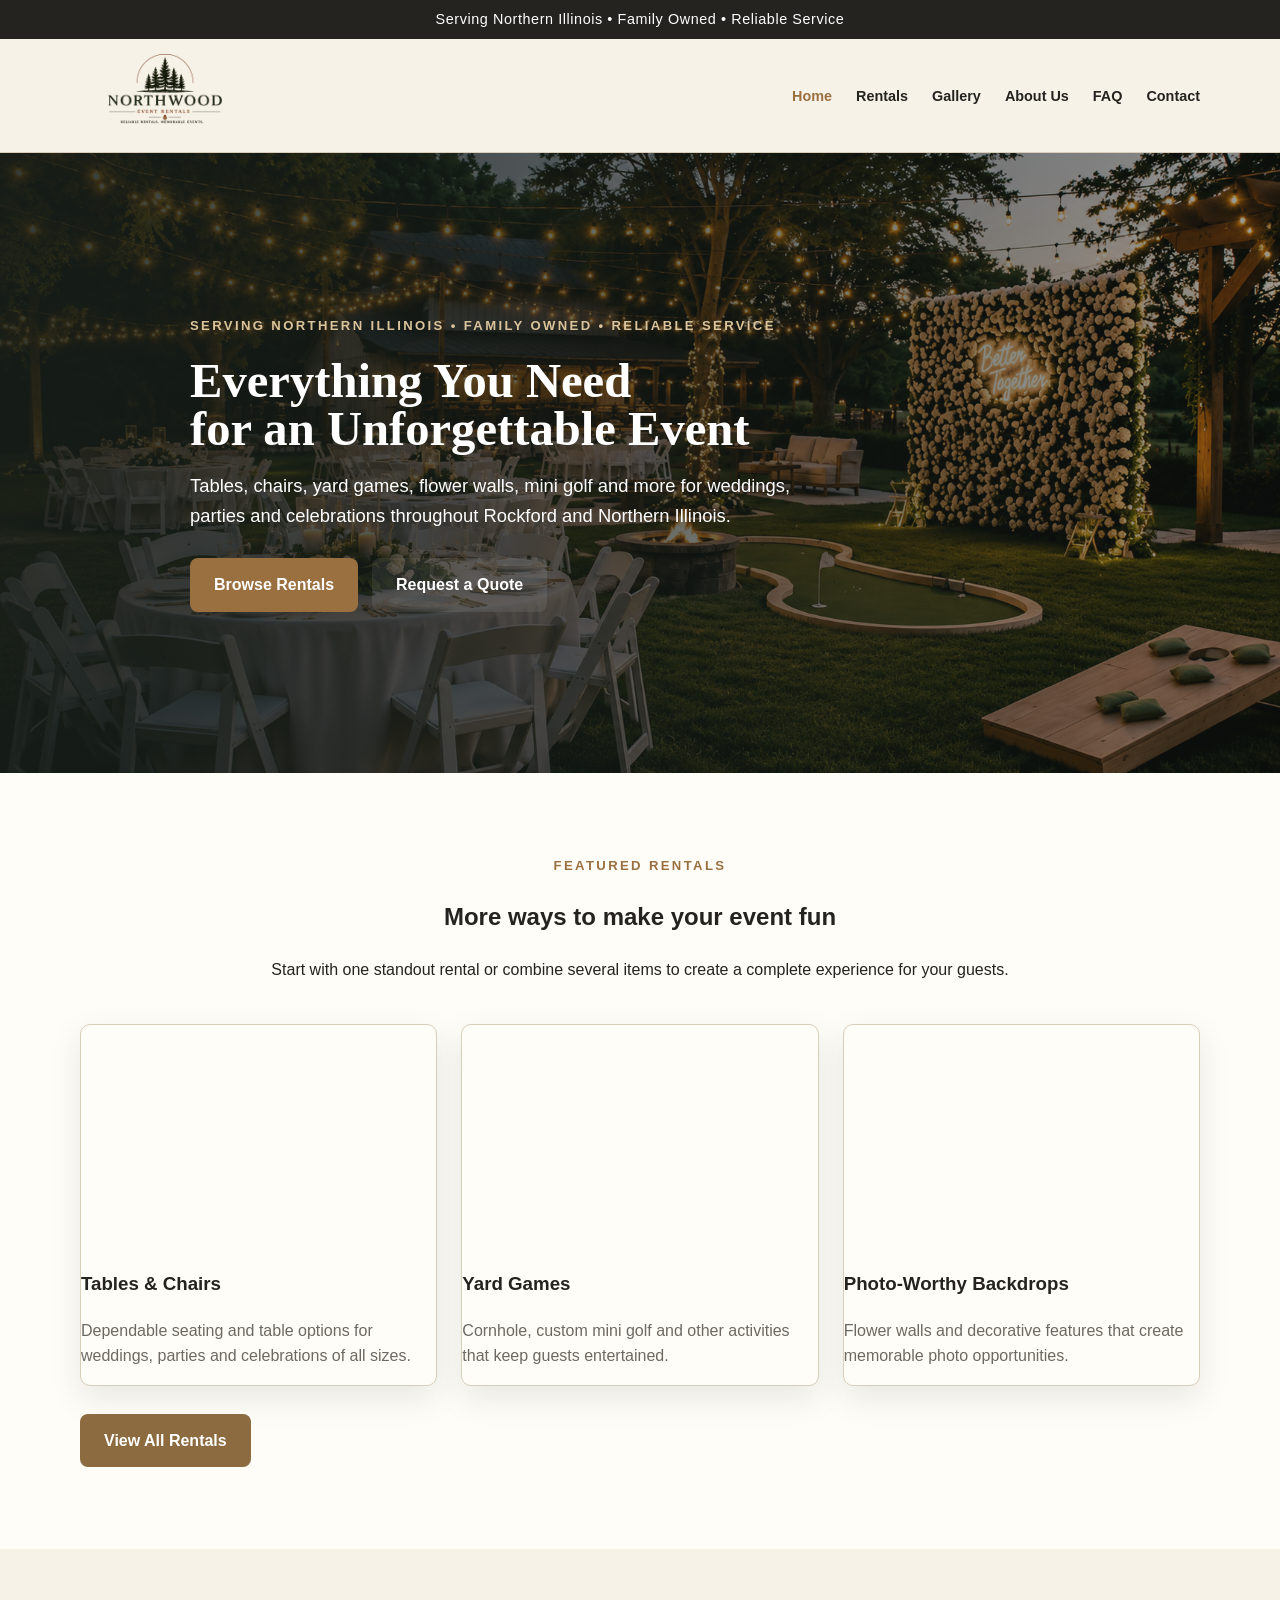
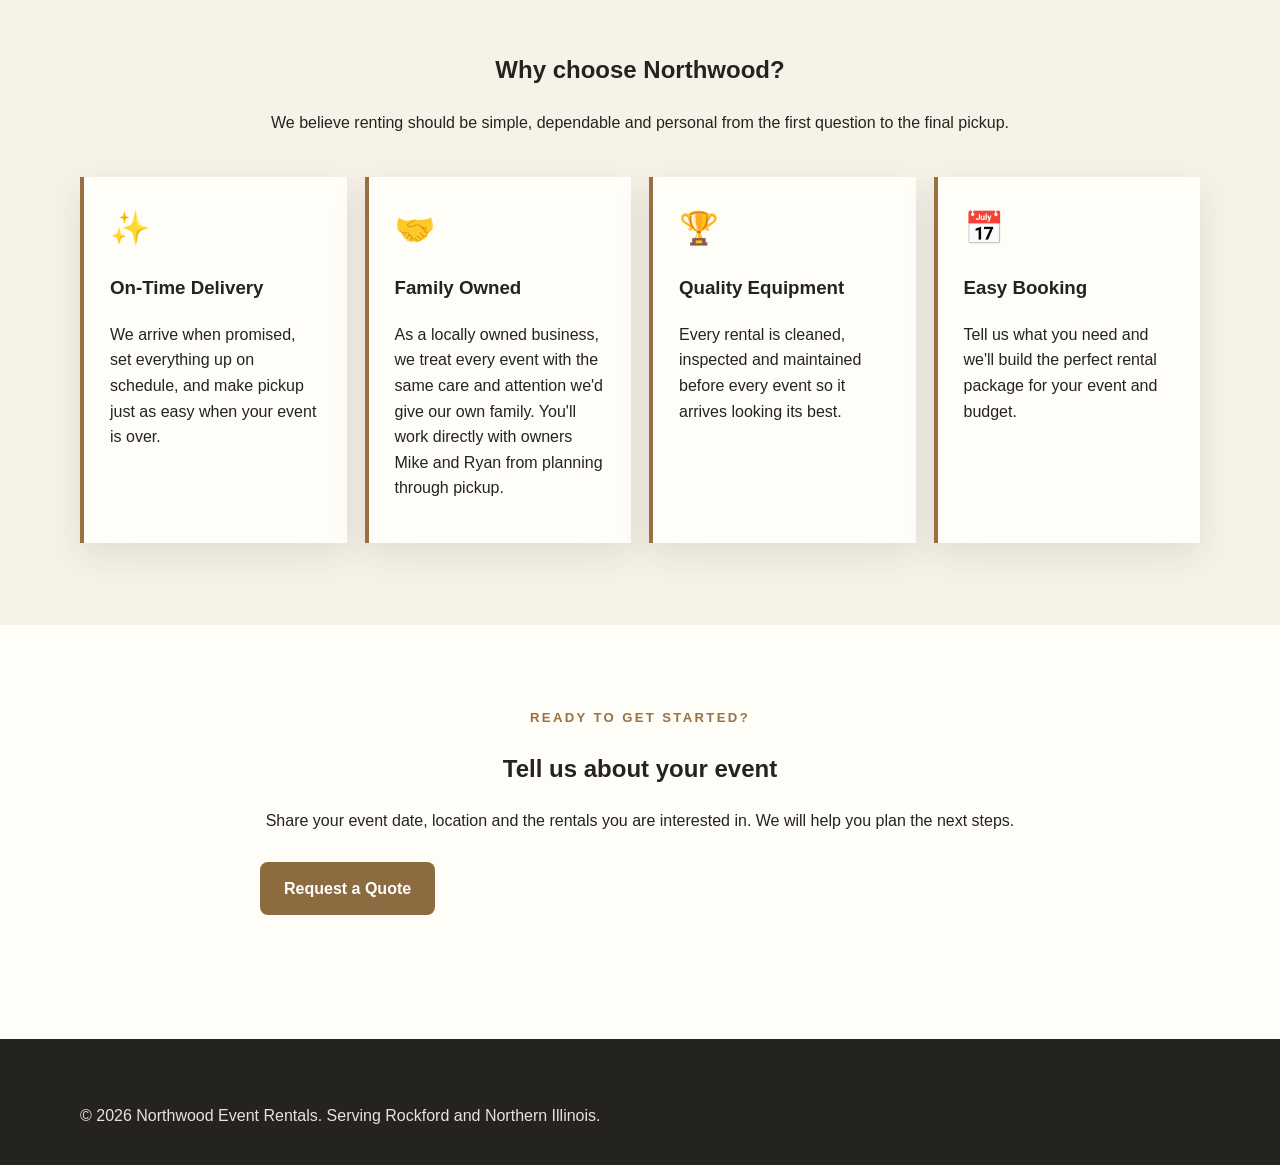
<file: index.html>
<!DOCTYPE html>
<html lang="en">

<head>
    <meta charset="UTF-8">

    <meta name="viewport" content="width=device-width, initial-scale=1.0">

    <title>Northwood Event Rentals | Reliable Rentals. Memorable Events.</title>

    <meta
        name="description"
        content="Northwood Event Rentals provides tables, chairs, yard games, flower walls, mini golf and party rentals throughout Rockford and Northern Illinois."
    >

    <link rel="stylesheet" href="style.css">
</head>

<body>

    <div class="topbar">
        Serving Northern Illinois • Family Owned • Reliable Service
    </div>

    <header>
        <div class="container nav">

            <a class="brand" href="index.html">
                <img
                    src="logo.png"
                    alt="Northwood Event Rentals"
                    class="site-logo"
                >
            </a>

            <button class="menu-btn" aria-label="Open navigation menu">
                ☰
            </button>

            <nav>
                <ul>
                    <li>
                        <a class="active" href="index.html">Home</a>
                    </li>

                    <li>
                        <a href="rentals.html">Rentals</a>
                    </li>

                    <li>
                        <a href="gallery.html">Gallery</a>
                    </li>

                    <li>
                        <a href="about.html">About Us</a>
                    </li>

                    <li>
                        <a href="faq.html">FAQ</a>
                    </li>

                    <li>
                        <a href="contact.html">Contact</a>
                    </li>
               
                </ul>
            </nav>

        </div>
    </header>

    <main>

       <section class="hero">
    <div class="container hero-content">

        <div class="eyebrow">
            Serving Northern Illinois • Family Owned • Reliable Service
        </div>

        <h1>
    Everything You Need<br>
    for an Unforgettable Event
</h1>

       <p>
    Tables, chairs, yard games, flower walls, mini golf and more
    for weddings, parties and celebrations throughout Rockford
    and Northern Illinois.
</p>

        <div class="actions">
            <a class="btn" href="rentals.html">Browse Rentals</a>

            <a class="btn secondary" href="contact.html">
                Request a Quote
            </a>
        </div>

    </div>
</section>

        <section class="section alt">
            <div class="container">

                <div class="intro">
                    <div
                        class="eyebrow"
                        style="color: var(--bronze);"
                    >
                        Featured Rentals
                    </div>

                    <h2>More ways to make your event fun</h2>

                    <p>
                        Start with one standout rental or combine several items
                        to create a complete experience for your guests.
                    </p>
                </div>

                <div class="grid">

                    <div class="card">
                        <div
                            class="photo"
                            style="background-image: url('https://images.unsplash.com/photo-1527529482837-4698179dc6ce?auto=format&fit=crop&w=1000&q=80');"
                        ></div>

                        <div class="card-content">
                            <h3>Tables &amp; Chairs</h3>

                            <p>
                                Dependable seating and table options for
                                weddings, parties and celebrations of all sizes.
                            </p>
                        </div>
                    </div>

                    <div class="card">
                        <div
                            class="photo"
                            style="background-image: url('https://images.unsplash.com/photo-1492684223066-81342ee5ff30?auto=format&fit=crop&w=1000&q=80');"
                        ></div>

                        <div class="card-content">
                            <h3>Yard Games</h3>

                            <p>
                                Cornhole, custom mini golf and other activities
                                that keep guests entertained.
                            </p>
                        </div>
                    </div>

                    <div class="card">
                        <div
                            class="photo"
                            style="background-image: url('https://images.unsplash.com/photo-1531058020387-3be344556be6?auto=format&fit=crop&w=1000&q=80');"
                        ></div>

                        <div class="card-content">
                            <h3>Photo-Worthy Backdrops</h3>

                            <p>
                                Flower walls and decorative features that create
                                memorable photo opportunities.
                            </p>
                        </div>
                    </div>

                </div>

                <div class="actions">
                    <a class="btn" href="rentals.html">
                        View All Rentals
                    </a>
                </div>

            </div>
        </section>

        <section class="section">
            <div class="container">

                <div class="intro">
                    <h2>Why choose Northwood?</h2>

                    <p>
                        We believe renting should be simple, dependable and
                        personal from the first question to the final pickup.
                    </p>
                </div>

                <div class="feature-grid">

                    <div class="feature">
                        <div class="icon">✨</div>

                        <h3>On-Time Delivery</h3>

    <p>
        We arrive when promised, set everything up on schedule,
        and make pickup just as easy when your event is over.
    </p>
</div>
<div class="feature">
    <div class="icon">🤝</div>
                    <h3>Family Owned</h3>

<p>
As a locally owned business, we treat every event with the same care and attention we'd give our own family. You'll work directly with owners Mike and Ryan from planning through pickup.

</p>
                            
                        </p>
                    </div>

                    <div class="feature">
    <div class="icon">🏆</div>

   <h3>Quality Equipment</h3>

<p>
Every rental is cleaned, inspected and maintained before every event so it arrives looking its best.
</p>
                    </div>
<div class="feature">
    <div class="icon">📅</div>

    <h3>Easy Booking</h3>

    <p>
        Tell us what you need and we'll build the perfect rental package
        for your event and budget.
    </p>
</div>

            </div>
        </section>

        <section class="section alt">
            <div class="container">

                <div class="intro">
                    <div
                        class="eyebrow"
                        style="color: var(--bronze);"
                    >
                        Ready to get started?
                    </div>

                    <h2>Tell us about your event</h2>

                    <p>
                        Share your event date, location and the rentals you are
                        interested in. We will help you plan the next steps.
                    </p>

                    <div class="actions">
                        <a class="btn" href="contact.html">
                            Request a Quote
                        </a>
                    </div>
                </div>

            </div>
        </section>

    </main>

    <footer>
        <div class="container">

            <p>
                © 2026 Northwood Event Rentals. Serving Rockford and Northern Illinois.
            </p>

        </div>
    </footer>

    <script src="script.js"></script>

</body>

</html>
</file>
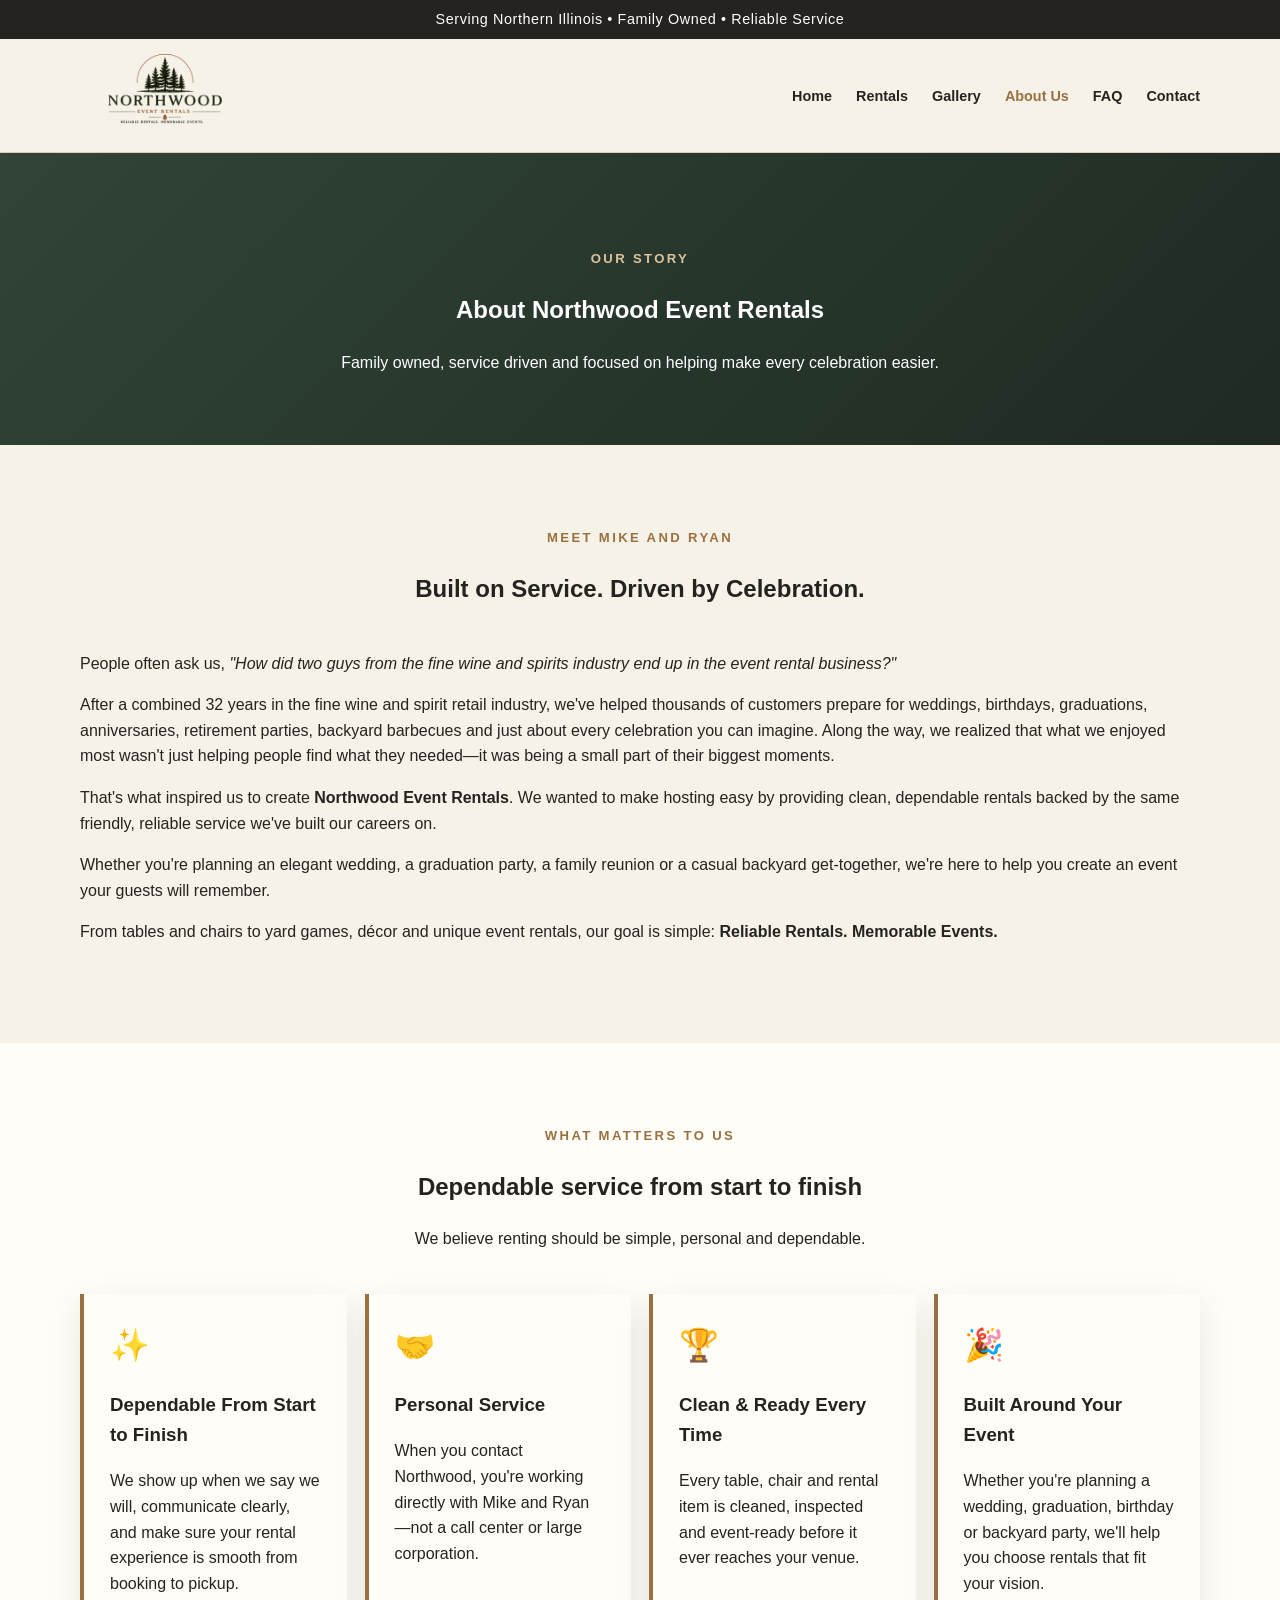
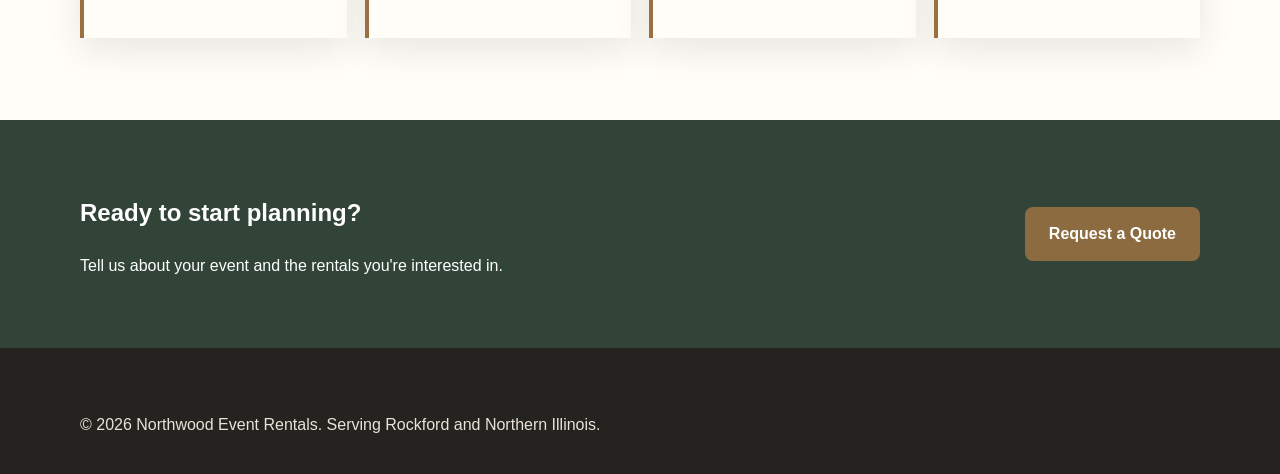
<file: about.html>
<!DOCTYPE html>
<html lang="en">

<head>
    <meta charset="UTF-8">

    <meta name="viewport" content="width=device-width, initial-scale=1.0">

    <title>About Us | Northwood Event Rentals</title>

    <meta
        name="description"
        content="Northwood Event Rentals provides tables, chairs, yard games, flower walls, mini golf and party rentals throughout Rockford and Northern Illinois."
    >

    <link rel="stylesheet" href="style.css">
</head>

<body>

    <div class="topbar">
        Serving Northern Illinois • Family Owned • Reliable Service
    </div>

    <header>
        <div class="container nav">

            <a class="brand" href="index.html">
                <img
                    src="logo.png"
                    alt="Northwood Event Rentals"
                    class="site-logo"
                >
            </a>

            <button class="menu-btn" aria-label="Open navigation menu">
                ☰
            </button>

            <nav>
                <ul>
                    <li>
                        <a href="index.html">Home</a>
                    </li>

                    <li>
                        <a href="rentals.html">Rentals</a>
                    </li>

                    <li>
                        <a href="gallery.html">Gallery</a>
                    </li>

                    <li>
                        <a class="active" href="about.html">About Us</a>
                    </li>

                    <li>
                        <a href="faq.html">FAQ</a>
                    </li>

                    <li>
                        <a href="contact.html">Contact</a>
                    </li>
               
                </ul>
            </nav>

        </div>
    </header>

    <main>

    <section class="page-hero">
        <div class="container">
            <div class="eyebrow">Our Story</div>
            <h1>About Northwood Event Rentals</h1>
            <p>
                Family owned, service driven and focused on helping make every
                celebration easier.
            </p>
        </div>
    </section>

    <section class="section">
        <div class="container">

            <div class="intro">
                <div
                    class="eyebrow"
                    style="color: var(--bronze);"
                >
                    Meet Mike and Ryan
                </div>

                <h2>Built on Service. Driven by Celebration.</h2>
            </div>

            <div class="about-content">

                <p>
                    People often ask us,
                    <em>"How did two guys from the fine wine and spirits industry end up in the event rental business?"</em>
                </p>

                <p>
                    After a combined 32 years in the fine wine and spirit retail industry, we've helped thousands
                    of customers prepare for weddings, birthdays, graduations,
                    anniversaries, retirement parties, backyard barbecues and
                    just about every celebration you can imagine. Along the way,
                    we realized that what we enjoyed most wasn't just helping
                    people find what they needed—it was being a small part of
                    their biggest moments.
                </p>

                <p>
                    That's what inspired us to create
                    <strong>Northwood Event Rentals</strong>. We wanted to make
                    hosting easy by providing clean, dependable rentals backed
                    by the same friendly, reliable service we've built our
                    careers on.
                </p>

                <p>
                    Whether you're planning an elegant wedding, a graduation
                    party, a family reunion or a casual backyard get-together,
                    we're here to help you create an event your guests will
                    remember.
                </p>

                <p>
                    From tables and chairs to yard games, décor and unique event
                    rentals, our goal is simple:
                    <strong>Reliable Rentals. Memorable Events.</strong>
                </p>

            </div>

        </div>
    </section>

    <section class="section alt">
        <div class="container">

            <div class="intro">
                <div
                    class="eyebrow"
                    style="color: var(--bronze);"
                >
                    What Matters to Us
                </div>

                <h2>Dependable service from start to finish</h2>

                <p>
                    We believe renting should be simple, personal and dependable.
                </p>
            </div>

            <div class="feature-grid">

                <div class="feature">
                    <div class="icon">✨</div>
                  <h3>Dependable From Start to Finish</h3>
<p>
    We show up when we say we will, communicate clearly, and make
    sure your rental experience is smooth from booking to pickup.
</p>
                </div>

                <div class="feature">
                    <div class="icon">🤝</div>
                   <h3>Personal Service</h3>
<p>
    When you contact Northwood, you're working directly with Mike
    and Ryan—not a call center or large corporation.
</p>
                </div>

                <div class="feature">
                    <div class="icon">🏆</div>
                    <h3>Clean & Ready Every Time</h3>
<p>
    Every table, chair and rental item is cleaned, inspected and
    event-ready before it ever reaches your venue.
</p>
                </div>

                <div class="feature">
                    <div class="icon">🎉</div>
                    <h3>Built Around Your Event</h3>
<p>
    Whether you're planning a wedding, graduation, birthday or
    backyard party, we'll help you choose rentals that fit your vision.
</p>
                </div>

            </div>

        </div>
    </section>

    <section class="banner">
        <div class="container banner-inner">
            <div>
                <h2>Ready to start planning?</h2>
                <p>
                    Tell us about your event and the rentals you're interested in.
                </p>
            </div>

            <a class="btn" href="contact.html">Request a Quote</a>
        </div>
    </section>

</main>
<footer>
    <div class="container">
        <p>&copy; 2026 Northwood Event Rentals. Serving Rockford and Northern Illinois.</p>
    </div>
</footer>

<script src="script.js"></script>
</body>
</html>
</file>
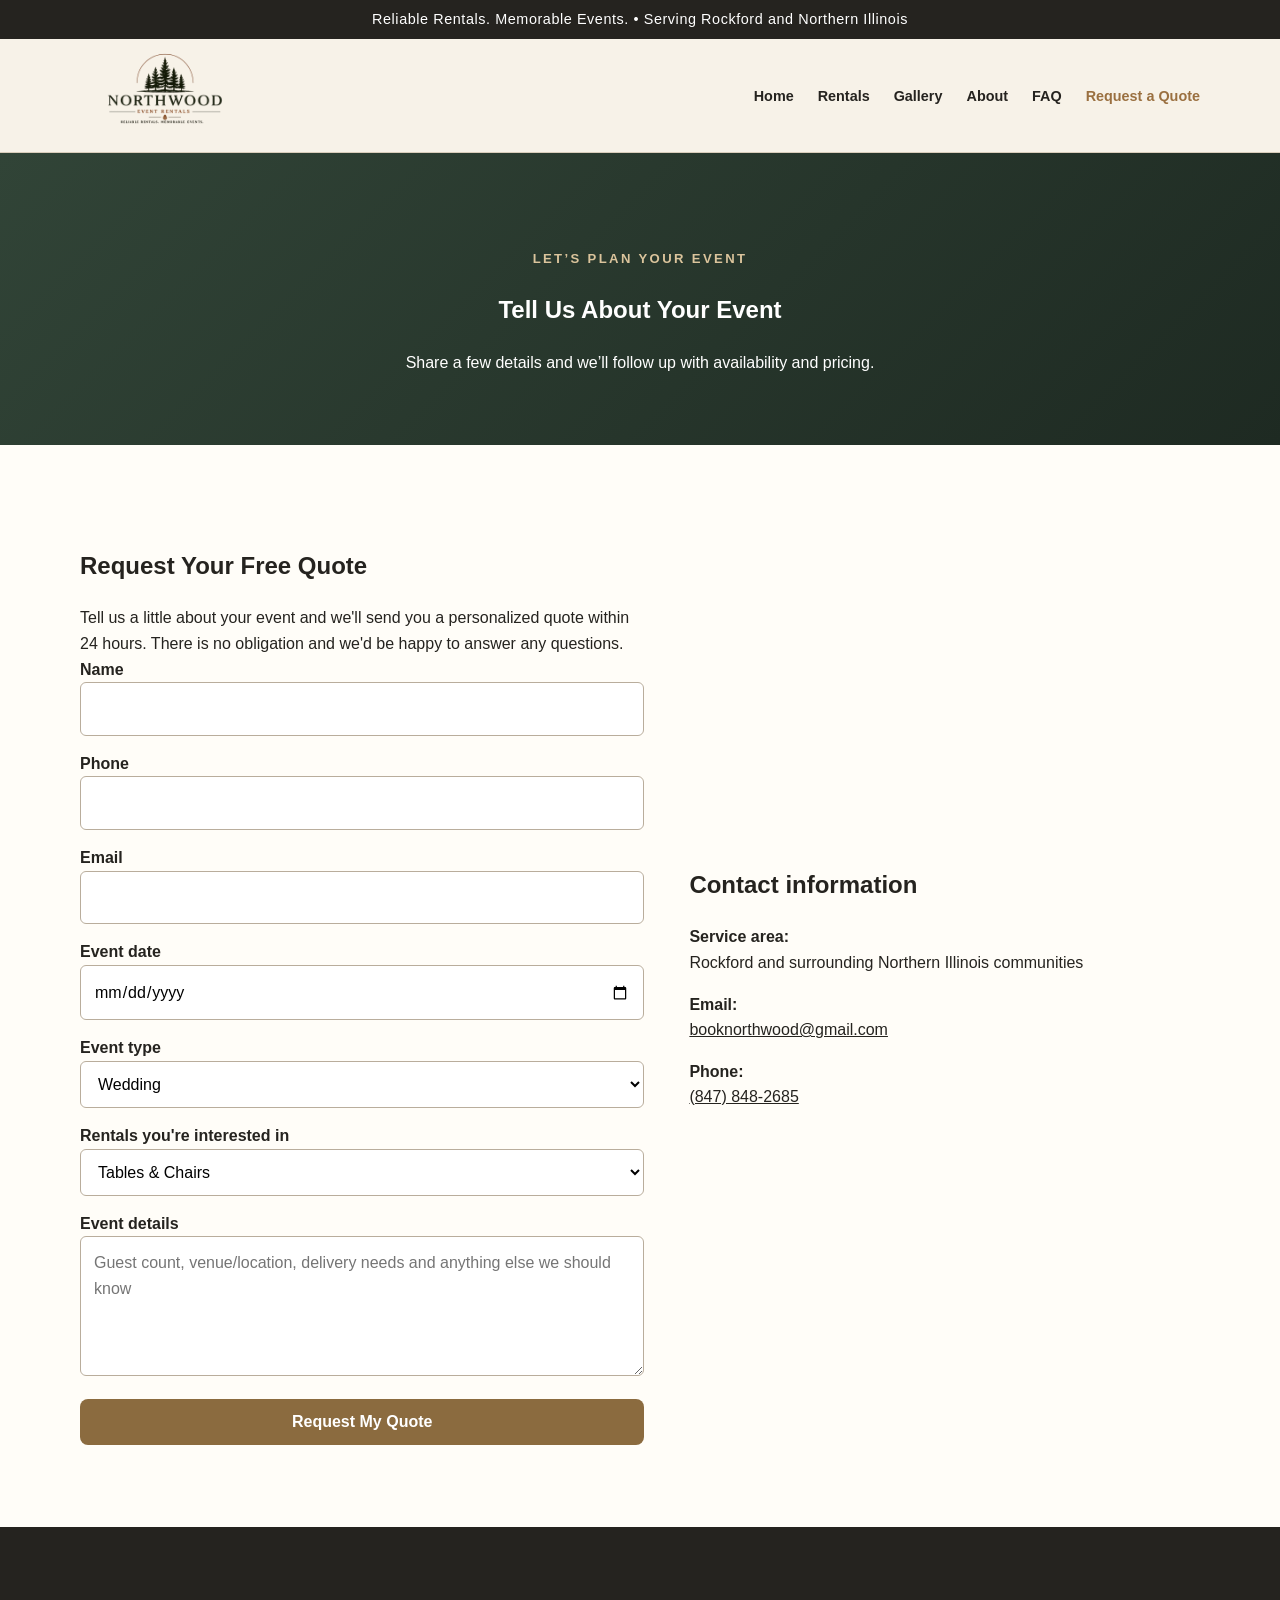
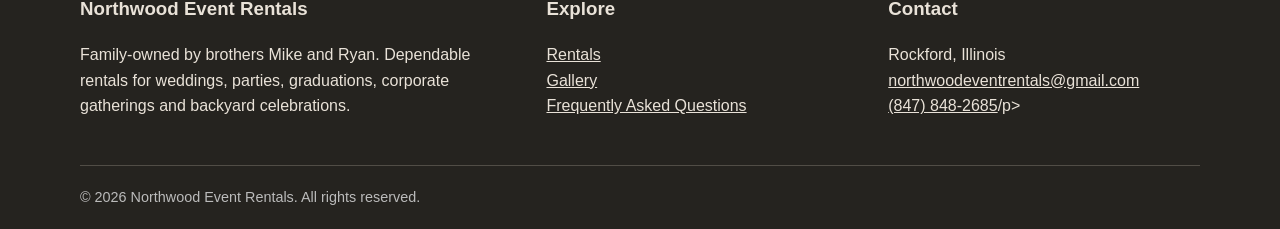
<file: contact.html>
<!doctype html><html lang="en"><head><meta charset="utf-8"><meta name="viewport" content="width=device-width,initial-scale=1">
<title>Request a Quote | Northwood Event Rentals</title><meta name="description" content="Request an event rental quote from Northwood Event Rentals.">
<link rel="stylesheet" href="style.css"></head><body><div class="topbar">Reliable Rentals. Memorable Events. • Serving Rockford and Northern Illinois</div>
<header><div class="container nav">
<a class="brand" href="index.html">
    <img src="logo.png" alt="Northwood Event Rentals" class="site-logo">
</a>
    <nav><button class="menu-btn" aria-label="Open menu">☰</button><ul><li><a class="" href="index.html">Home</a></li><li><a class="" href="rentals.html">Rentals</a></li><li><a class="" href="gallery.html">Gallery</a></li><li><a class="" href="about.html">About</a></li><li><a class="" href="faq.html">FAQ</a></li><li><a class="active" href="contact.html">Request a Quote</a></li></ul></nav>
</div></header>
<main>
<section class="page-hero">
    <div class="container">
        <div class="eyebrow">Let’s Plan Your Event</div>
        <h1>Tell Us About Your Event</h1>
        <p>Share a few details and we’ll follow up with availability and pricing.</p>
    </div>
</section>
    <section class="section alt"><div class="container two-col">
<div><h2>Request Your Free Quote</h2>Tell us a little about your event and we'll send you a personalized quote within 24 hours. There is no obligation and we'd be happy to answer any questions.<form id="quote-form">
<div><label for="name">Name</label><input id="name" name="name" required></div>
<div><label for="phone">Phone</label><input id="phone" name="phone" type="tel"></div>
<div><label for="email">Email</label><input id="email" name="email" type="email" required></div>
<div><label for="date">Event date</label><input id="date" name="date" type="date"></div>
<div><label for="type">Event type</label><select id="type" name="type"><option>Wedding</option><option>Birthday</option><option>Graduation</option><option>Corporate event</option><option>Backyard party</option><option>Other</option></select></div>
<div>
    <label for="rentals">Rentals you're interested in</label>

    <select id="rentals" name="rentals">
        <option>Tables &amp; Chairs</option>
        <option>Flower Wall</option>
        <option>Yard Games</option>
        <option>Mini Golf</option>
        <option>Custom Package</option>
        <option>Multiple Rentals</option>
    </select>
</div>
<div><label for="message">Event details</label><textarea id="message" name="message" placeholder="Guest count, venue/location, delivery needs and anything else we should know"></textarea></div>
<button class="btn" type="submit">Request My Quote</button>
</form></div>
<div><h2>Contact information</h2><p><strong>Service area:</strong><br>Rockford and surrounding Northern Illinois communities</p>
<p><strong>Email:</strong><br><a href="mailto:booknorthwood@gmail.com">booknorthwood@gmail.com</a></p>
<p><strong>Phone:</strong><br><a href="tel:+18478482685">(847) 848-2685</a></p>
</div></div></section></main>
<footer><div class="container">
<div class="footer-grid">
<div><h3>Northwood Event Rentals</h3><p>Family-owned by brothers Mike and Ryan. Dependable rentals for weddings, parties, graduations, corporate gatherings and backyard celebrations.</p></div>
<div><h3>Explore</h3><p><a href="rentals.html">Rentals</a><br><a href="gallery.html">Gallery</a><br><a href="faq.html">Frequently Asked Questions</a></p></div>
<div><h3>Contact</h3><p>Rockford, Illinois<br><a href="mailto:northwoodeventrentals@gmail.com">northwoodeventrentals@gmail.com</a><br><a href="tel:+18478482685">(847) 848-2685</a>/p></div>
</div><div class="copyright">© 2026 Northwood Event Rentals. All rights reserved.</div>
</div></footer><script src="script.js"></script></body></html>
</file>
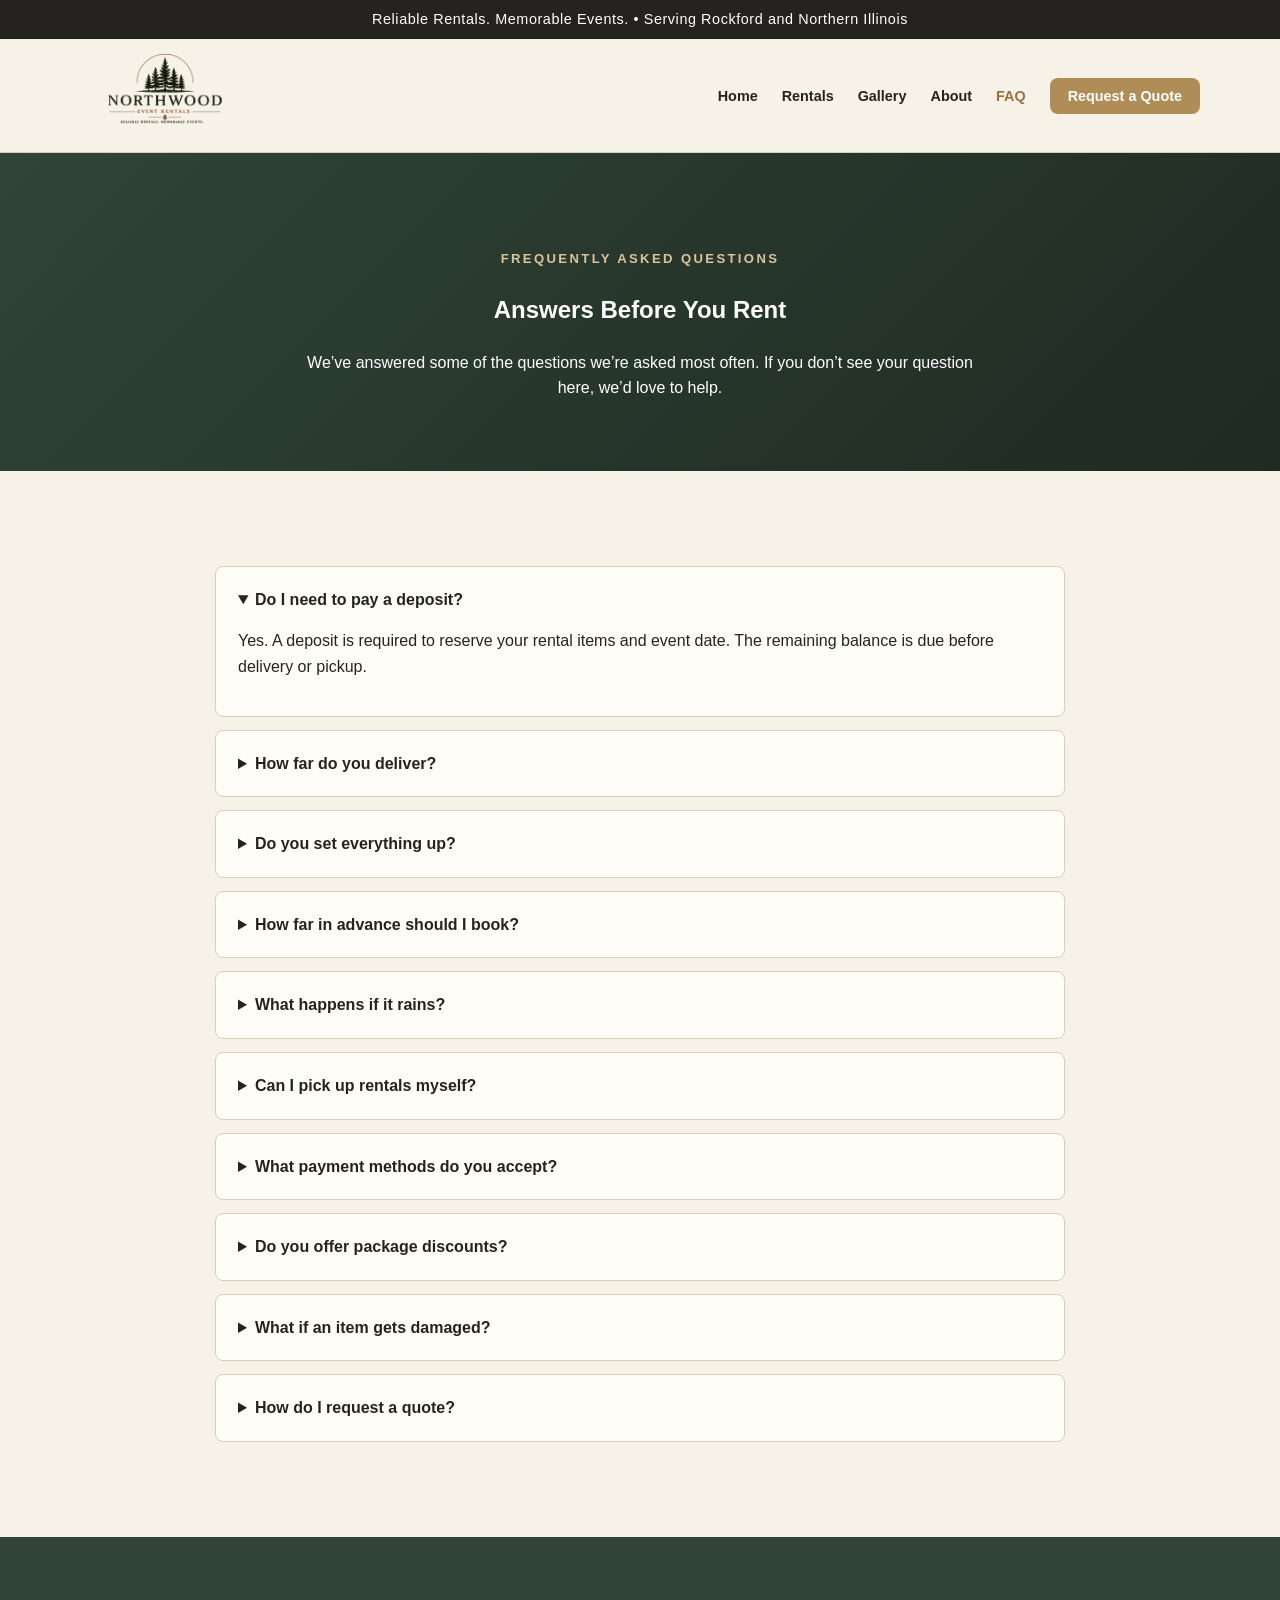
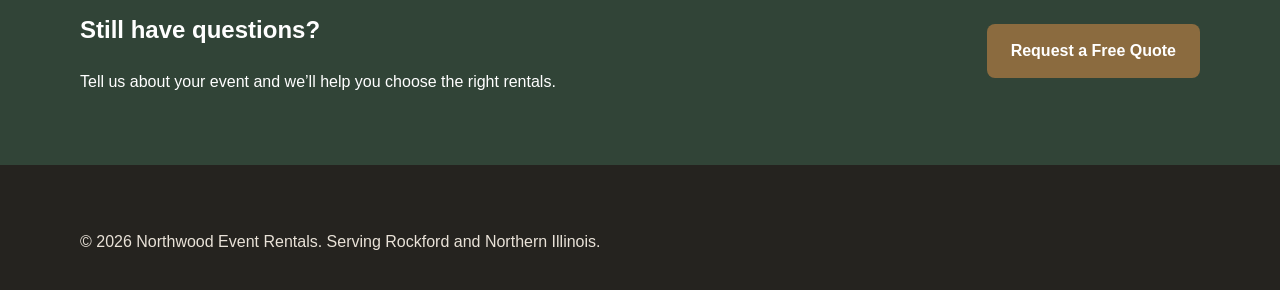
<file: faq.html>
<!DOCTYPE html>
<html lang="en">

<head>
    <meta charset="UTF-8">
    <meta name="viewport" content="width=device-width, initial-scale=1.0">

    <title>Frequently Asked Questions | Northwood Event Rentals</title>

    <meta
        name="description"
        content="Answers to frequently asked questions about delivery, setup, deposits, booking and event rentals from Northwood Event Rentals."
    >

    <link rel="stylesheet" href="style.css">
</head>

<body>

    <div class="topbar">
        Reliable Rentals. Memorable Events. • Serving Rockford and Northern Illinois
    </div>

    <header>
        <div class="container nav">

            <a class="brand" href="index.html">
                <img
                    src="logo.png"
                    alt="Northwood Event Rentals"
                    class="site-logo"
                >
            </a>

            <button class="menu-btn" aria-label="Open navigation menu">
                ≡
            </button>

            <nav>
                <ul>
                    <li><a href="index.html">Home</a></li>
                    <li><a href="rentals.html">Rentals</a></li>
                    <li><a href="gallery.html">Gallery</a></li>
                    <li><a href="about.html">About</a></li>
                    <li><a class="active" href="faq.html">FAQ</a></li>
                    <li>
                        <a class="cta-button" href="contact.html">
                            Request a Quote
                        </a>
                    </li>
                </ul>
            </nav>

        </div>
    </header>

    <main>

        <section class="page-hero">
            <div class="container">
                <div class="eyebrow">Frequently Asked Questions</div>

                <h1>Answers Before You Rent</h1>

                <p>
                    We’ve answered some of the questions we’re asked most often.
                    If you don’t see your question here, we’d love to help.
                </p>
            </div>
        </section>

        <section class="section">
            <div class="container">

                <div class="faq">

                    <details open>
                        <summary>Do I need to pay a deposit?</summary>
                        <p>
                            Yes. A deposit is required to reserve your rental
                            items and event date. The remaining balance is due
                            before delivery or pickup.
                        </p>
                    </details>

                    <details>
                        <summary>How far do you deliver?</summary>
                        <p>
                            We proudly serve Rockford and surrounding Northern
                            Illinois communities. Delivery outside our normal
                            service area may be available for an additional fee.
                        </p>
                    </details>

                    <details>
                        <summary>Do you set everything up?</summary>
                        <p>
                            Depending on the rental items, we can deliver, set
                            up and return afterward to pick everything up so you
                            can enjoy your event.
                        </p>
                    </details>

                    <details>
                        <summary>How far in advance should I book?</summary>
                        <p>
                            We recommend booking as early as possible,
                            especially during wedding season and summer
                            weekends, because popular items reserve quickly.
                        </p>
                    </details>

                    <details>
                        <summary>What happens if it rains?</summary>
                        <p>
                            Weather happens. We’ll work with you to discuss
                            available options and make every reasonable effort
                            to accommodate changes whenever possible.
                        </p>
                    </details>

                    <details>
                        <summary>Can I pick up rentals myself?</summary>
                        <p>
                            Some smaller rental items may be available for
                            customer pickup. Larger rentals generally require
                            delivery.
                        </p>
                    </details>

                    <details>
                        <summary>What payment methods do you accept?</summary>
                        <p>
                            We accept major credit cards, debit cards, cash and
                            other payment methods that will be listed during
                            booking.
                        </p>
                    </details>

                    <details>
                        <summary>Do you offer package discounts?</summary>
                        <p>
                            Yes. Bundling multiple rental items together may be
                            more affordable than renting each item individually.
                        </p>
                    </details>

                    <details>
                        <summary>What if an item gets damaged?</summary>
                        <p>
                            Normal wear is expected. Damage beyond normal use
                            may result in repair or replacement charges as
                            outlined in the rental agreement.
                        </p>
                    </details>

                    <details>
                        <summary>How do I request a quote?</summary>
                        <p>
                            Visit our Request a Quote page and complete the
                            form. We typically respond within one business day.
                        </p>
                    </details>

                </div>

            </div>
        </section>

        <section class="banner">
            <div class="container banner-inner">

                <div>
                    <h2>Still have questions?</h2>

                    <p>
                        Tell us about your event and we’ll help you choose the
                        right rentals.
                    </p>
                </div>

                <a href="contact.html" class="btn">
                    Request a Free Quote
                </a>

            </div>
        </section>

    </main>

    <footer>
        <div class="container">
            <p>
                © 2026 Northwood Event Rentals. Serving Rockford and Northern Illinois.
            </p>
        </div>
    </footer>

    <script src="script.js"></script>

</body>
</html>
</file>
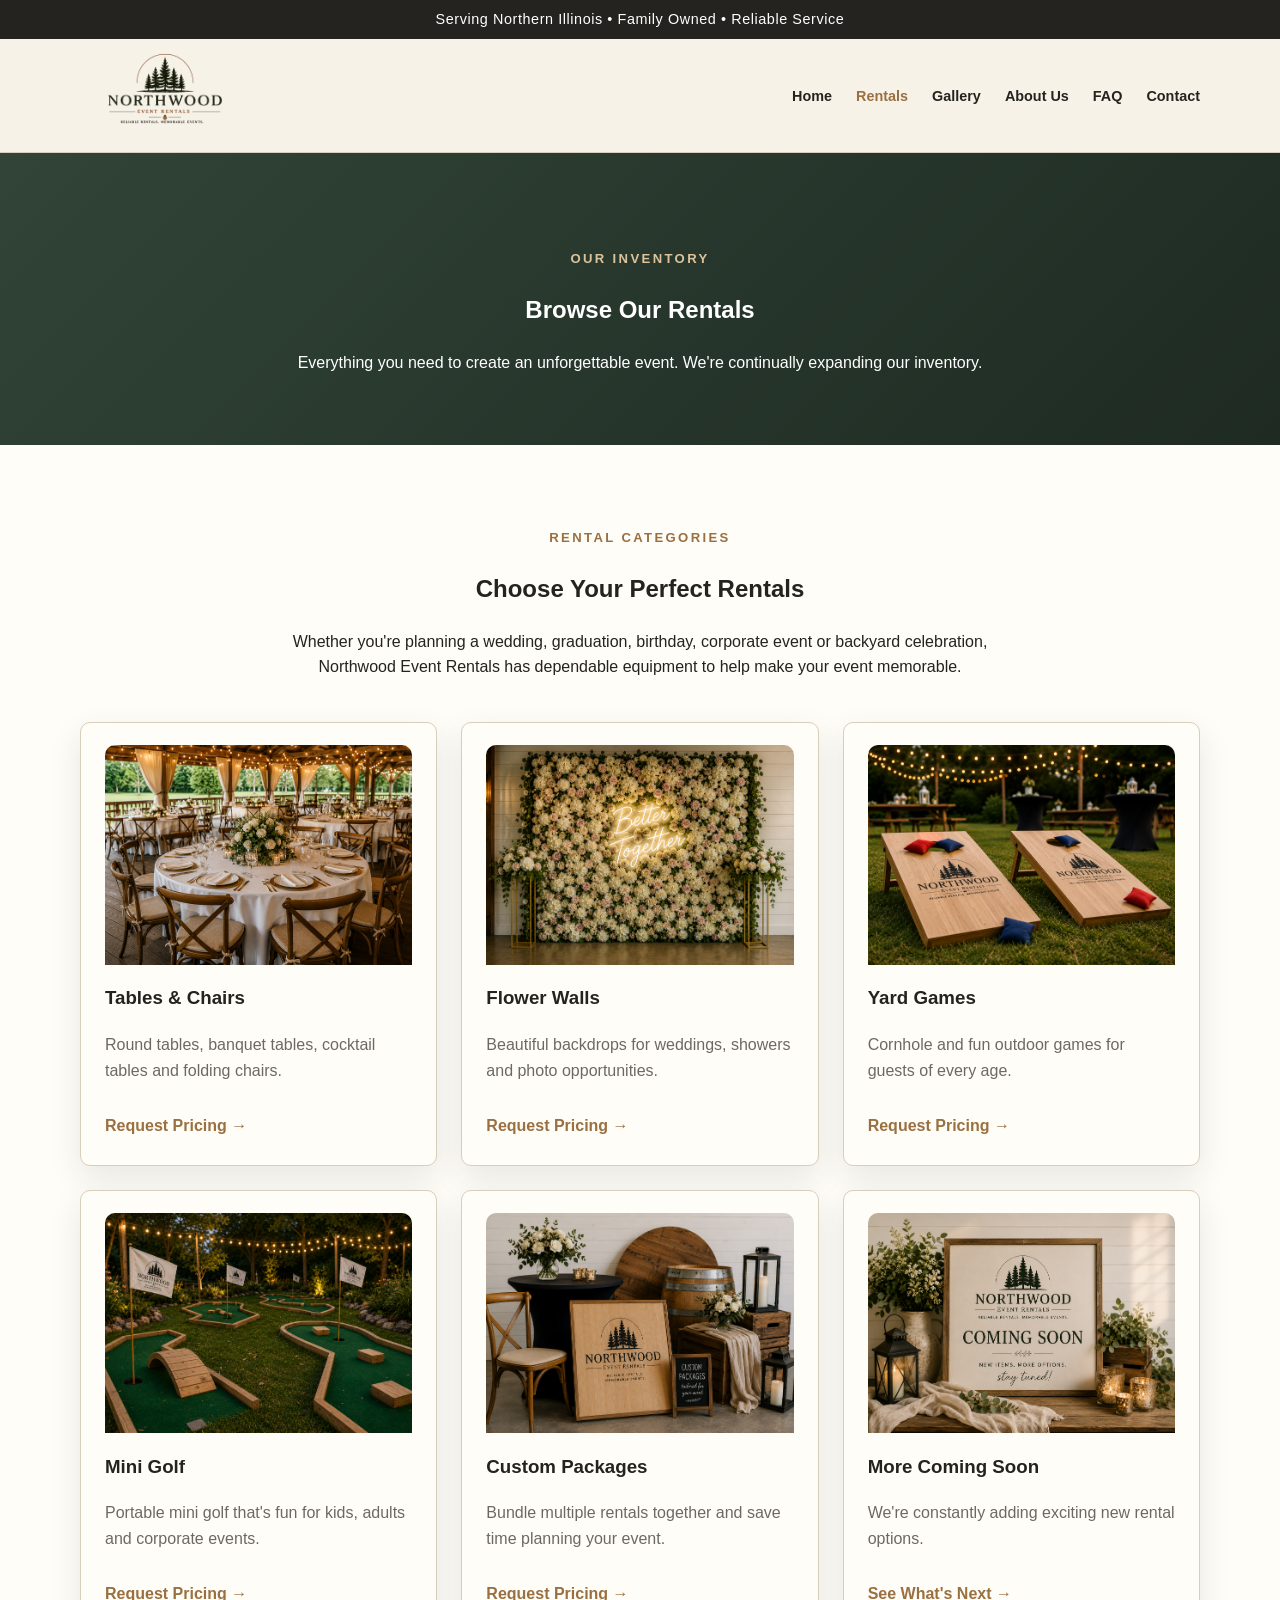
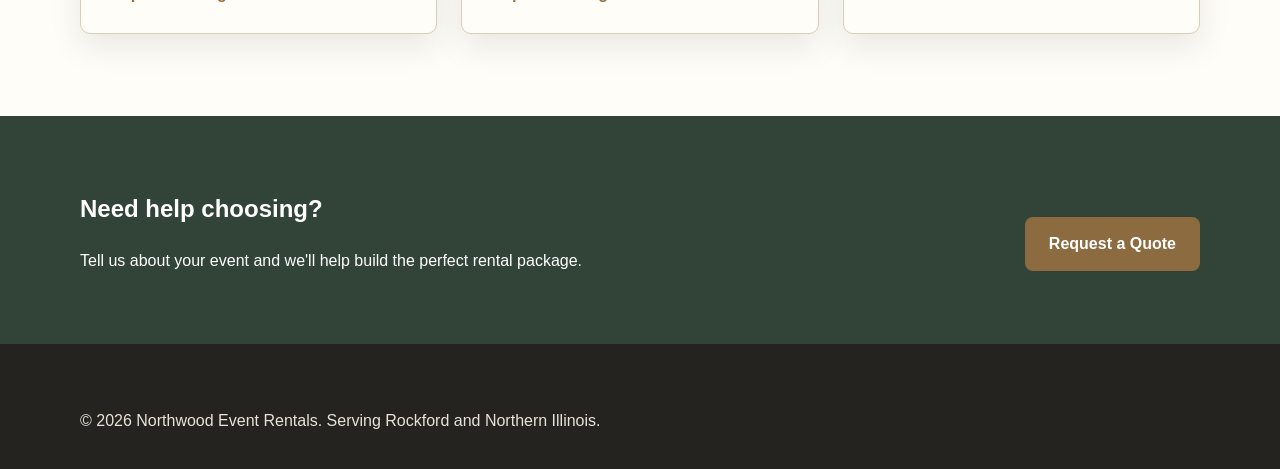
<file: rentals.html>
<!DOCTYPE html>
<html lang="en">
<head>
  <meta charset="UTF-8">
  <meta name="viewport" content="width=device-width, initial-scale=1.0">

  <title>Rentals | Northwood Event Rentals</title>

  <meta name="description"
        content="Browse tables, chairs, flower walls, yard games, mini golf and more from Northwood Event Rentals.">

  <link rel="stylesheet" href="style.css">
</head>

<body>

<div class="topbar">
  Serving Northern Illinois • Family Owned • Reliable Service
</div>

<header>
  <div class="container nav">

    <a class="brand" href="index.html">
      <img src="logo.png" alt="Northwood Event Rentals" class="site-logo">
    </a>

    <button class="menu-btn" aria-label="Open navigation menu">
      ☰
    </button>

    <nav>
      <ul>
        <li><a href="index.html">Home</a></li>
        <li><a class="active" href="rentals.html">Rentals</a></li>
        <li><a href="gallery.html">Gallery</a></li>
        <li><a href="about.html">About Us</a></li>
        <li><a href="faq.html">FAQ</a></li>
        <li><a href="contact.html">Contact</a></li>
      </ul>
    </nav>

  </div>
</header>

<main>

<section class="page-hero">
  <div class="container">

    <div class="eyebrow">
      Our Inventory
    </div>

    <h1>Browse Our Rentals</h1>

    <p>
      Everything you need to create an unforgettable event.
      We're continually expanding our inventory.
    </p>

  </div>
</section>

<section class="section alt">

<div class="container">

<div class="intro">

<div class="eyebrow" style="color: var(--bronze);">
Rental Categories
</div>

<h2>Choose Your Perfect Rentals</h2>

<p>
Whether you're planning a wedding, graduation, birthday,
corporate event or backyard celebration,
Northwood Event Rentals has dependable equipment
to help make your event memorable.
</p>

</div>

<div class="grid">

<div class="card">
<div class="card-body">
<img class="rental-photo" src="tables-chairs.png" alt="Tables and chairs rental setup">
<h3><a href="contact.html">Tables &amp; Chairs</a></h3>
<p>
Round tables, banquet tables,
cocktail tables and folding chairs.
</p>
  <a class="rental-link" href="contact.html">Request Pricing →</a>
</div>
</div>

<div class="card">
<div class="card-body">
<img class="rental-photo" src="flower-wall.png" alt="Flower wall rental">
<h3><a href="contact.html">Flower Walls</a></h3>
<p>
Beautiful backdrops for weddings,
showers and photo opportunities.
</p>
  <a class="rental-link" href="contact.html">Request Pricing →</a>
</div>
</div>

<div class="card">
<div class="card-body">
<img class="rental-photo" src="yard-games.png" alt="Yard games rental">
<h3><a href="contact.html">Yard Games</a></h3>
<p>
Cornhole and fun outdoor games
for guests of every age.
</p>
  <a class="rental-link" href="contact.html">Request Pricing →</a>
</div>
</div>

<div class="card">
<div class="card-body">
<img class="rental-photo" src="mini-golf.png" alt="Mini golf rental">
<h3><a href="contact.html">Mini Golf</a></h3>
<p>
Portable mini golf that's fun for
kids, adults and corporate events.
</p>
  <a class="rental-link" href="contact.html">Request Pricing →</a>
</div>
</div>

<div class="card">
<div class="card-body">
<img class="rental-photo" src="custom-packages.png" alt="Custom event rental package">
<h3><a href="contact.html">Custom Packages</a></h3>
<p>
Bundle multiple rentals together
and save time planning your event.
</p>
  <a class="rental-link" href="contact.html">Request Pricing →</a>
</div>
</div>

<div class="card">
<div class="card-body">
<img class="rental-photo" src="coming-soon.png" alt="More rentals coming soon">
<h3><a href="contact.html">More Coming Soon</a></h3>
<p>
We're constantly adding exciting
new rental options.
</p>
  <a class="rental-link" href="contact.html">See What's Next →</a>
</div>
</div>

</div>

</div>

</section>

<section class="banner">

<div class="container banner-inner">

<div>

<h2>Need help choosing?</h2>

<p>
Tell us about your event and we'll help build
the perfect rental package.
</p>

</div>

<div class="actions">
<a class="btn" href="contact.html">
Request a Quote
</a>
</div>

</div>

</section>

</main>

<footer>

<div class="container">

<p>
© 2026 Northwood Event Rentals.
Serving Rockford and Northern Illinois.
</p>

</div>

</footer>

<script src="script.js"></script>

</body>
</html>
</file>
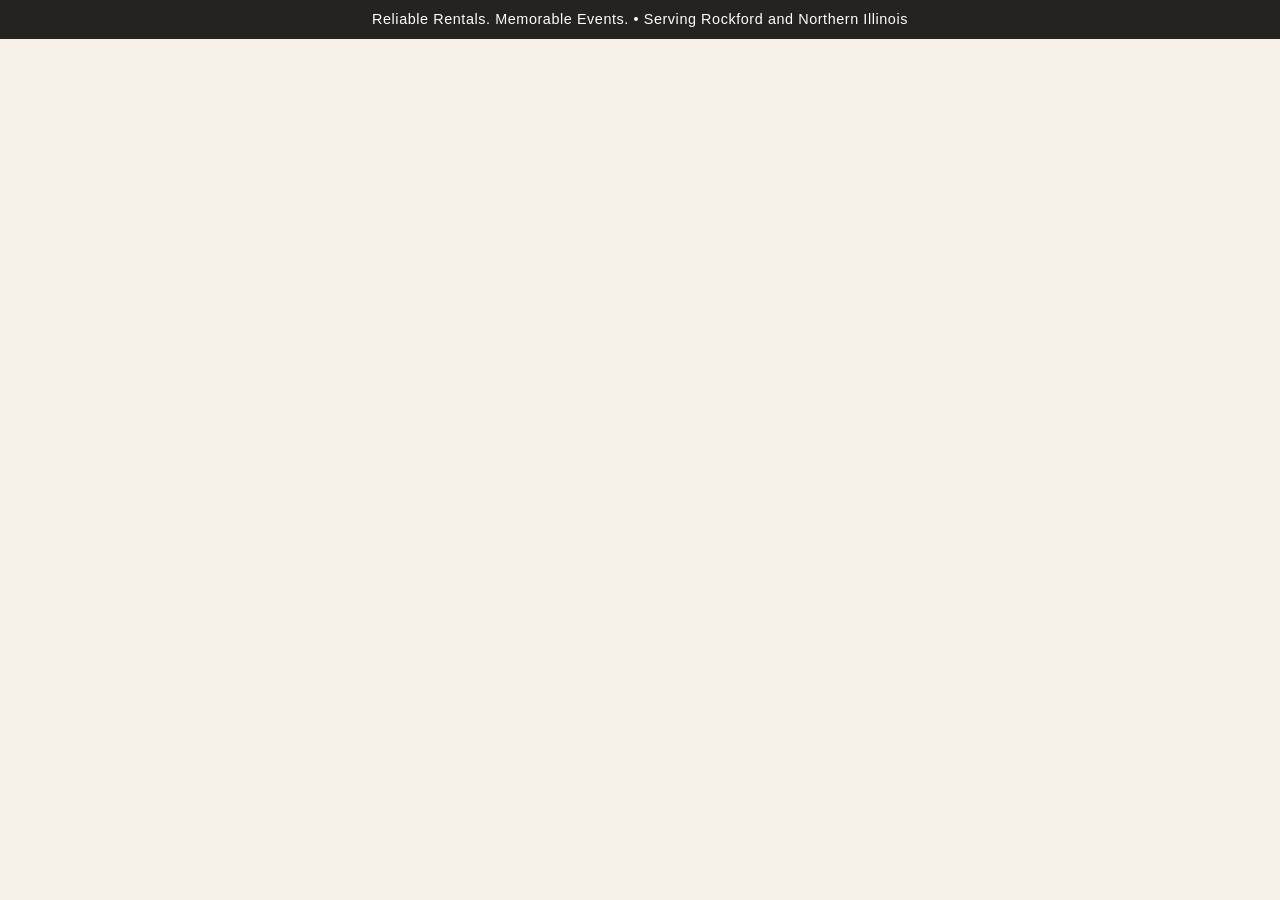
<file: thanks.html>
<!DOCTYPE html>
<html lang="en">
<head>
    <meta charset="UTF-8">
    <meta name="viewport" content="width=device-width, initial-scale=1.0">

    <title>Thank You | Northwood Event Rentals</title>

    <meta
        name="description"
        content="Thank you for requesting a quote from Northwood Event Rentals."
    >

    <link rel="stylesheet" href="style.css">
</head>

<body>

    <div class="topbar">
        Reliable Rentals. Memorable Events. • Serving Rockford and Northern Illinois
    </div>
</file>
<file: style.css>
:root{
  --cream:#f7f2e8; --paper:#fffdf8; --ink:#25231f; --forest:#314437;
  --olive:#66745d; --bronze:#9a7040; --line:#d9cdbb; --muted:#6d6962;
  --shadow:0 12px 32px rgba(37,35,31,.10);
}
*{box-sizing:border-box}
html{scroll-behavior:smooth}
body{margin:0;font-family:Arial,Helvetica,sans-serif;background:var(--cream);color:var(--ink);line-height:1.6}
img{max-width:100%;display:block}
a{color:inherit}
.container{width:min(1120px,calc(100% - 36px));margin:auto}
.topbar{background:var(--ink);color:#fff;text-align:center;padding:8px 16px;font-size:.9rem;letter-spacing:.04em}
header{position:sticky;top:0;z-index:20;background:rgba(247,242,232,.96);backdrop-filter:blur(10px);border-bottom:1px solid var(--line)}
.nav{min-height:78px;display:flex;align-items:center;justify-content:space-between;gap:20px}
.brand{text-decoration:none;display:flex;align-items:center;gap:12px}
.brand-mark{width:48px;height:48px;border:2px solid var(--bronze);border-radius:50%;display:grid;place-items:center;color:var(--forest);font-size:25px}
.brand-text strong{display:block;font-family:Georgia,serif;font-size:1.35rem;letter-spacing:.08em}
.brand-text span{display:block;color:var(--bronze);font-size:.7rem;letter-spacing:.18em}
nav ul{display:flex;list-style:none;gap:23px;margin:0;padding:0;align-items:center}
nav a{text-decoration:none;font-weight:700;font-size:.93rem}
nav a:hover,nav a.active{color:var(--bronze)}
.menu-btn{display:none;background:none;border:0;font-size:1.8rem}
.btn{display:inline-block;background:var(--forest);color:white;text-decoration:none;padding:13px 20px;border-radius:5px;font-weight:700;border:2px solid var(--forest)}
.btn:hover{background:#24342a}
.btn.secondary{background:transparent;color:var(--forest)}
.hero {
  min-height: 620px;
  display: grid;
  align-items: center;
  color: white;
  background:
    linear-gradient(90deg, rgba(24,31,26,.88), rgba(24,31,26,.42)),
    url('hero.png')
    center / cover;
}

.hero-content {
  max-width: 900px;
  padding: 72px 0 84px;
}

.eyebrow {
  text-transform: uppercase;
  letter-spacing: .18em;
  color: #dbc49c;
  font-size: .82rem;
  font-weight: 800;
  margin-bottom: 22px;
}

.hero h1 {
  font-family: Georgia, serif;
  font-size: clamp(3.2rem, 6vw, 5.5rem);
  line-height: 1;
  margin: 0 0 24px;
  max-width: 900px;
}

.hero p {
  font-size: 1.12rem;
  line-height: 1.6;
  max-width: 720px;
  margin: 0;
}

.actions {
  display: flex;
  gap: 14px;
  flex-wrap: wrap;
  margin-top: 28px;
}
.section{padding:82px 0}
.section.alt{background:var(--paper)}
.intro{text-align:center;max-width:760px;margin:0 auto 42px}
.grid{display:grid;grid-template-columns:repeat(3,1fr);gap:24px}
.card{background:var(--paper);border:1px solid var(--line);border-radius:10px;overflow:hidden;box-shadow:var(--shadow)}
.card .photo{height:225px;background-size:cover;background-position:center}
.card-body{padding:24px}
.card p{color:var(--muted)}
.icon{font-size:2rem}
.feature-grid{display:grid;grid-template-columns:repeat(4,1fr);gap:18px}
.feature{padding:26px;background:var(--paper);border-left:4px solid var(--bronze);box-shadow:var(--shadow)}
.banner{background:var(--forest);color:white;padding:54px 0}
.banner-inner{display:flex;justify-content:space-between;align-items:center;gap:25px}
.page-hero{padding:95px 0 70px;background:linear-gradient(135deg,var(--forest),#1e2a22);color:white;text-align:center}
.page-hero p{max-width:700px;margin:auto}
.two-col{display:grid;grid-template-columns:1.05fr .95fr;gap:45px;align-items:center}
.photo-panel{min-height:450px;background:url('https://images.unsplash.com/photo-1507501336603-6e31db2be093?auto=format&fit=crop&w=1200&q=85') center/cover;border-radius:12px;box-shadow:var(--shadow)}
.list{padding-left:20px}
.list li{margin:10px 0}
.gallery{display:grid;grid-template-columns:repeat(3,1fr);gap:15px}
.gallery div{min-height:260px;background-position:center;background-size:cover;border-radius:9px}
.faq{max-width:850px;margin:auto}
details{background:var(--paper);border:1px solid var(--line);padding:20px 22px;margin:13px 0;border-radius:8px}
summary{font-weight:800;cursor:pointer}
form{display:grid;gap:15px}
label{font-weight:700}
input,select,textarea{width:100%;padding:13px;border:1px solid #b9ad9c;border-radius:6px;background:white;font:inherit}
textarea{min-height:140px}
.notice{padding:15px;background:#f0e5d5;border-left:4px solid var(--bronze);font-size:.92rem}
footer{background:var(--ink);color:#e9e2d8;padding:48px 0 20px}
.footer-grid{display:grid;grid-template-columns:1.4fr 1fr 1fr;gap:30px}
footer a{color:#e9e2d8}
.copyright{border-top:1px solid #514d46;margin-top:30px;padding-top:20px;color:#bbb;font-size:.9rem}
.small{font-size:.9rem;color:var(--muted)}
@media(max-width:850px){
 nav ul{display:none;position:absolute;top:78px;left:0;right:0;background:var(--cream);padding:22px;flex-direction:column;border-bottom:1px solid var(--line)}
 nav ul.open{display:flex}
 .menu-btn{display:block}
 .grid,.feature-grid,.gallery,.footer-grid,.two-col{grid-template-columns:1fr}
 .hero{min-height:560px}
 .banner-inner{display:block}
 .banner .btn{margin-top:16px}
 .brand-text strong{font-size:1.05rem}
}header {
    background: var(--cream);
}

.nav {
    min-height: 78px;
    display: flex;
    align-items: center;
    justify-content: space-between;
    gap: 30px;
}

.site-logo {
    width: 170px;
    max-width: 100%;
    height: auto;
}

nav ul {
    gap: 24px;
}

nav a {
    font-size: 0.9rem;
}
.cta-button {
    background-color: #b08d57;
    color: white !important;
    padding: 10px 18px;
    border-radius: 8px;
    font-weight: 600;
    text-decoration: none;
    transition: background-color 0.2s ease;
}

.cta-button:hover {
    background-color: #8e6e45;
    color: white !important;
}
.cta-button {
    background-color: #b08d57;
    color: #ffffff !important;
    padding: 10px 18px;
    border-radius: 8px;
    font-weight: 600;
    text-decoration: none;
    transition: all 0.2s ease;
}

.cta-button:hover {
    background-color: #8e6e45;
    color: #ffffff !important;
}
/* Hero improvements */
.hero-content{
    max-width:900px;
    padding:0;

}

.hero h1{
    max-width:900px;
    font-size:clamp(2.7rem,3.8vw,4.2rem);
    line-height:.98;
    margin-bottom:18px;
}

.hero p{
    max-width:620px;
    font-size:1.15rem;
    line-height:1.6;
    margin-bottom:28px;
}

.hero .actions{
    margin-top:28px;
}
.hero .btn.secondary {
  color: #ffffff;
  border-color: #ffffff;
  background: rgba(255,255,255,.08);
}

.hero .btn.secondary:hover {
  background: #ffffff;
  color: #314437;
}
.hero .btn {
  background: #9a7040;
  border-color: #9a7040;
  color: #ffffff;
}

.hero .btn:hover {
  background: #7f5a32;
  border-color: #7f5a32;
}
.rental-photo {
  width: 100%;
  height: 220px;
  object-fit: cover;
  display: block;
  border-radius: 10px 10px 0 0;
}

.card {
  padding: 0;
}

.card-body {
  padding: 22px 24px 26px;
}
.card h3 a {
    color: inherit;
    text-decoration: none;
    transition: color 0.2s ease;
}

.card h3 a:hover {
    color: var(--bronze);
}

.rental-link {
    display: inline-block;
    margin-top: 14px;
    color: var(--bronze);
    font-weight: 700;
    text-decoration: none;
}

.rental-link:hover {
    text-decoration: underline;
}
.btn {
    background: #8b6b3f;
    color: #ffffff;
    border: none;
    padding: 14px 24px;
    border-radius: 8px;
    font-size: 1rem;
    font-weight: 700;
    cursor: pointer;
    transition: all 0.2s ease;
}

.btn:hover {
    background: #725631;
}
</file>
